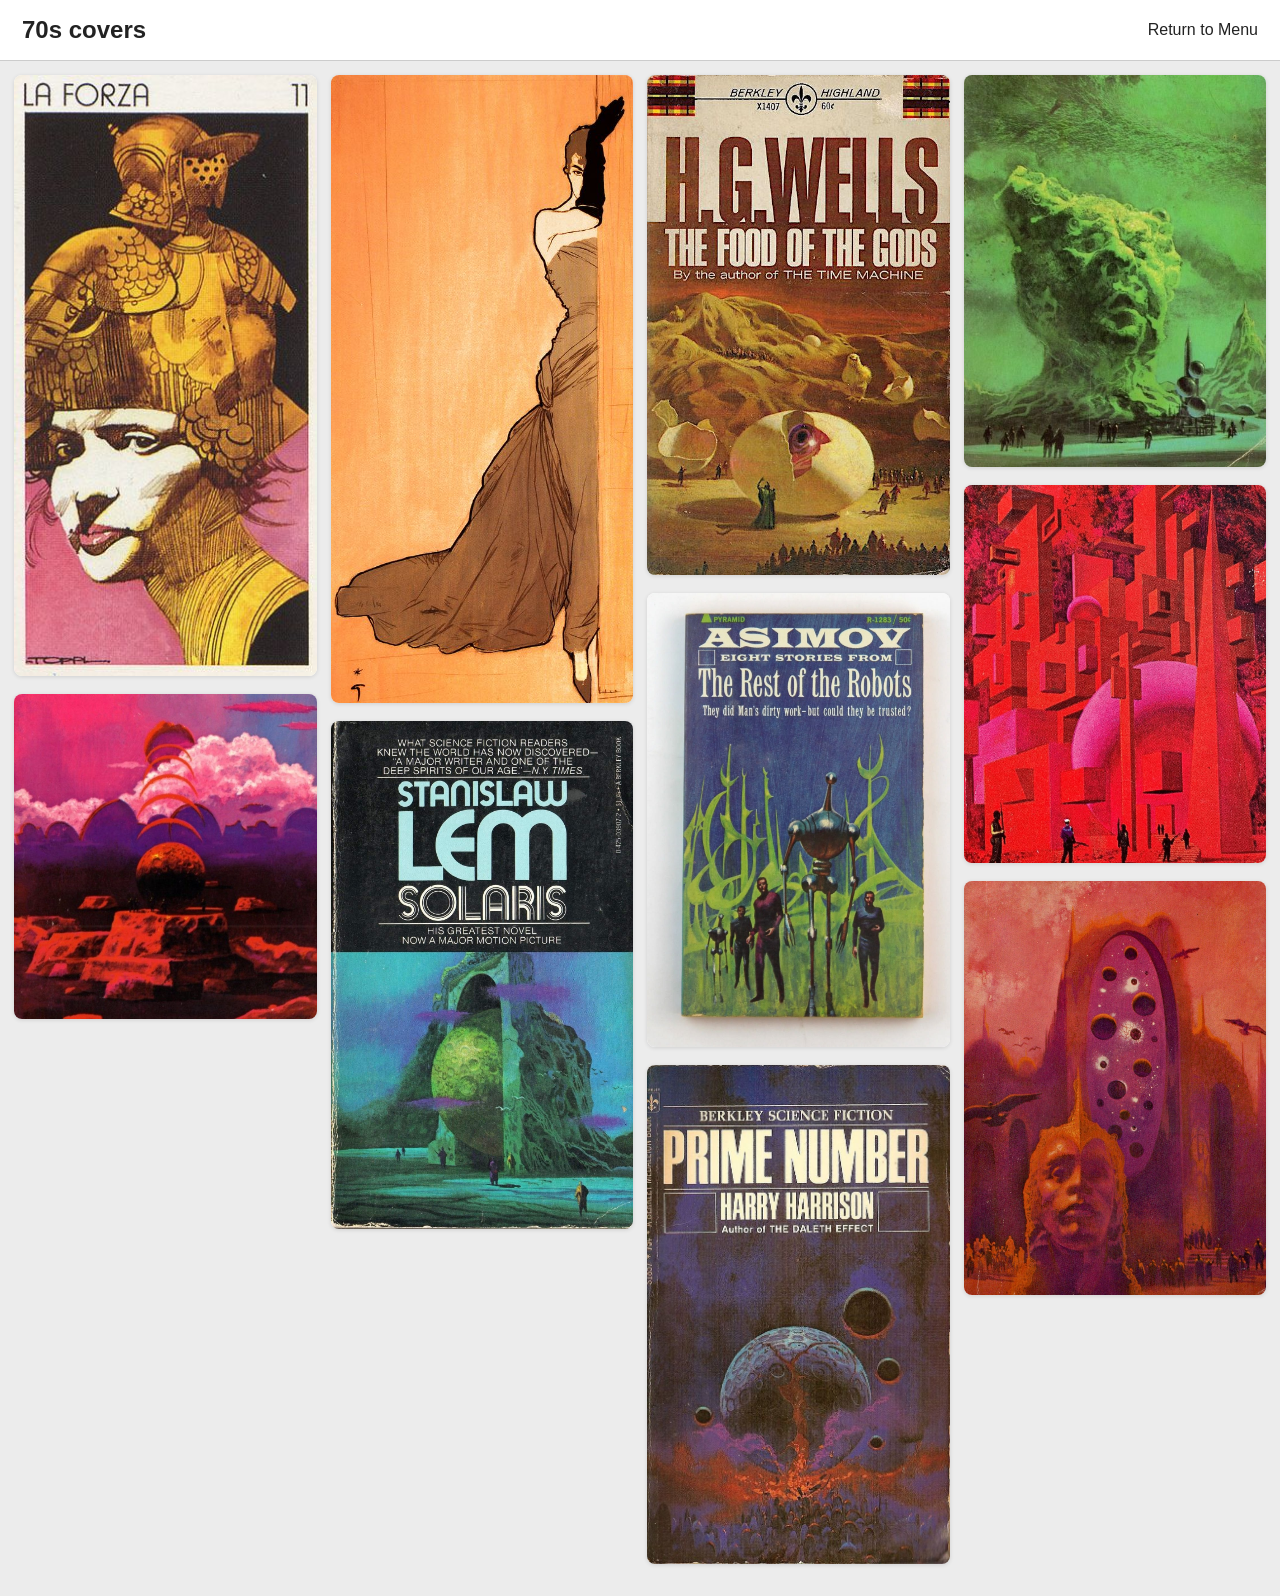
<file: 70_covers.html>
<!DOCTYPE html>
<html lang="en">

<head>
    <meta charset="UTF-8">
    <meta name="viewport" content="width=device-width, initial-scale=1.0">

    <title>70s Covers</title>

    <link rel="stylesheet" href="style.css">
</head>

<body>

<header class="gallery-header">
    <h1>70s covers</h1>

    <a href="index.html" class="return-link">
        Return to Menu
    </a>
</header>

<main id="board"></main>

<div id="lightbox" class="lightbox" aria-hidden="true">

    <button id="close-lightbox" aria-label="Close">
        &times;
    </button>

    <img id="lightbox-image" alt="">

</div>


<script src="70_covers.js"></script>
<script src="script.js"></script>

</body>
</html>
</file>
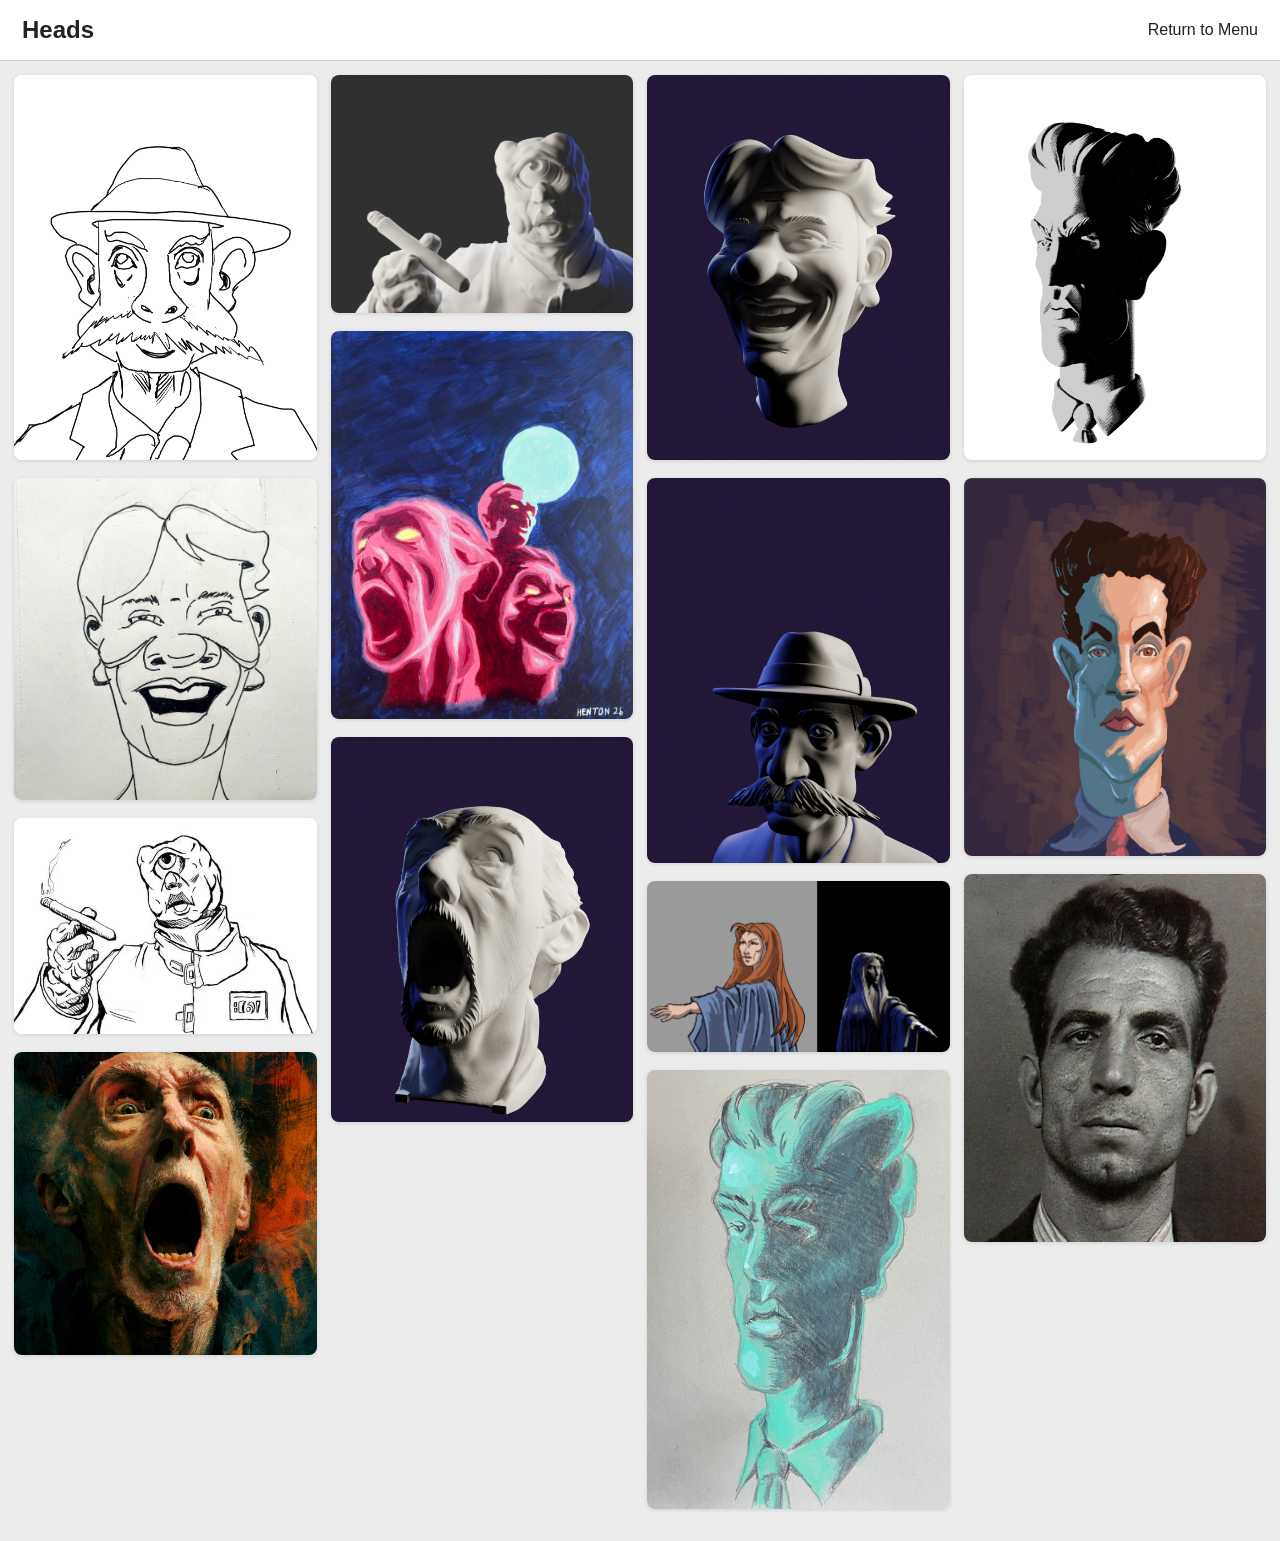
<file: heads.html>
<!DOCTYPE html>
<html lang="en">

<head>
    <meta charset="UTF-8">
    <meta name="viewport" content="width=device-width, initial-scale=1.0">

    <title>Heads</title>

    <link rel="stylesheet" href="style.css">
</head>

<body>

<header class="gallery-header">
    <h1>Heads</h1>

    <a href="index.html" class="return-link">
        Return to Menu
    </a>
</header>

<main id="board"></main>

<div id="lightbox" class="lightbox" aria-hidden="true">

    <button id="close-lightbox" aria-label="Close">
        &times;
    </button>

    <img id="lightbox-image" alt="">

</div>


<script src="heads.js"></script>
<script src="script.js"></script>

</body>
</html>
</file>
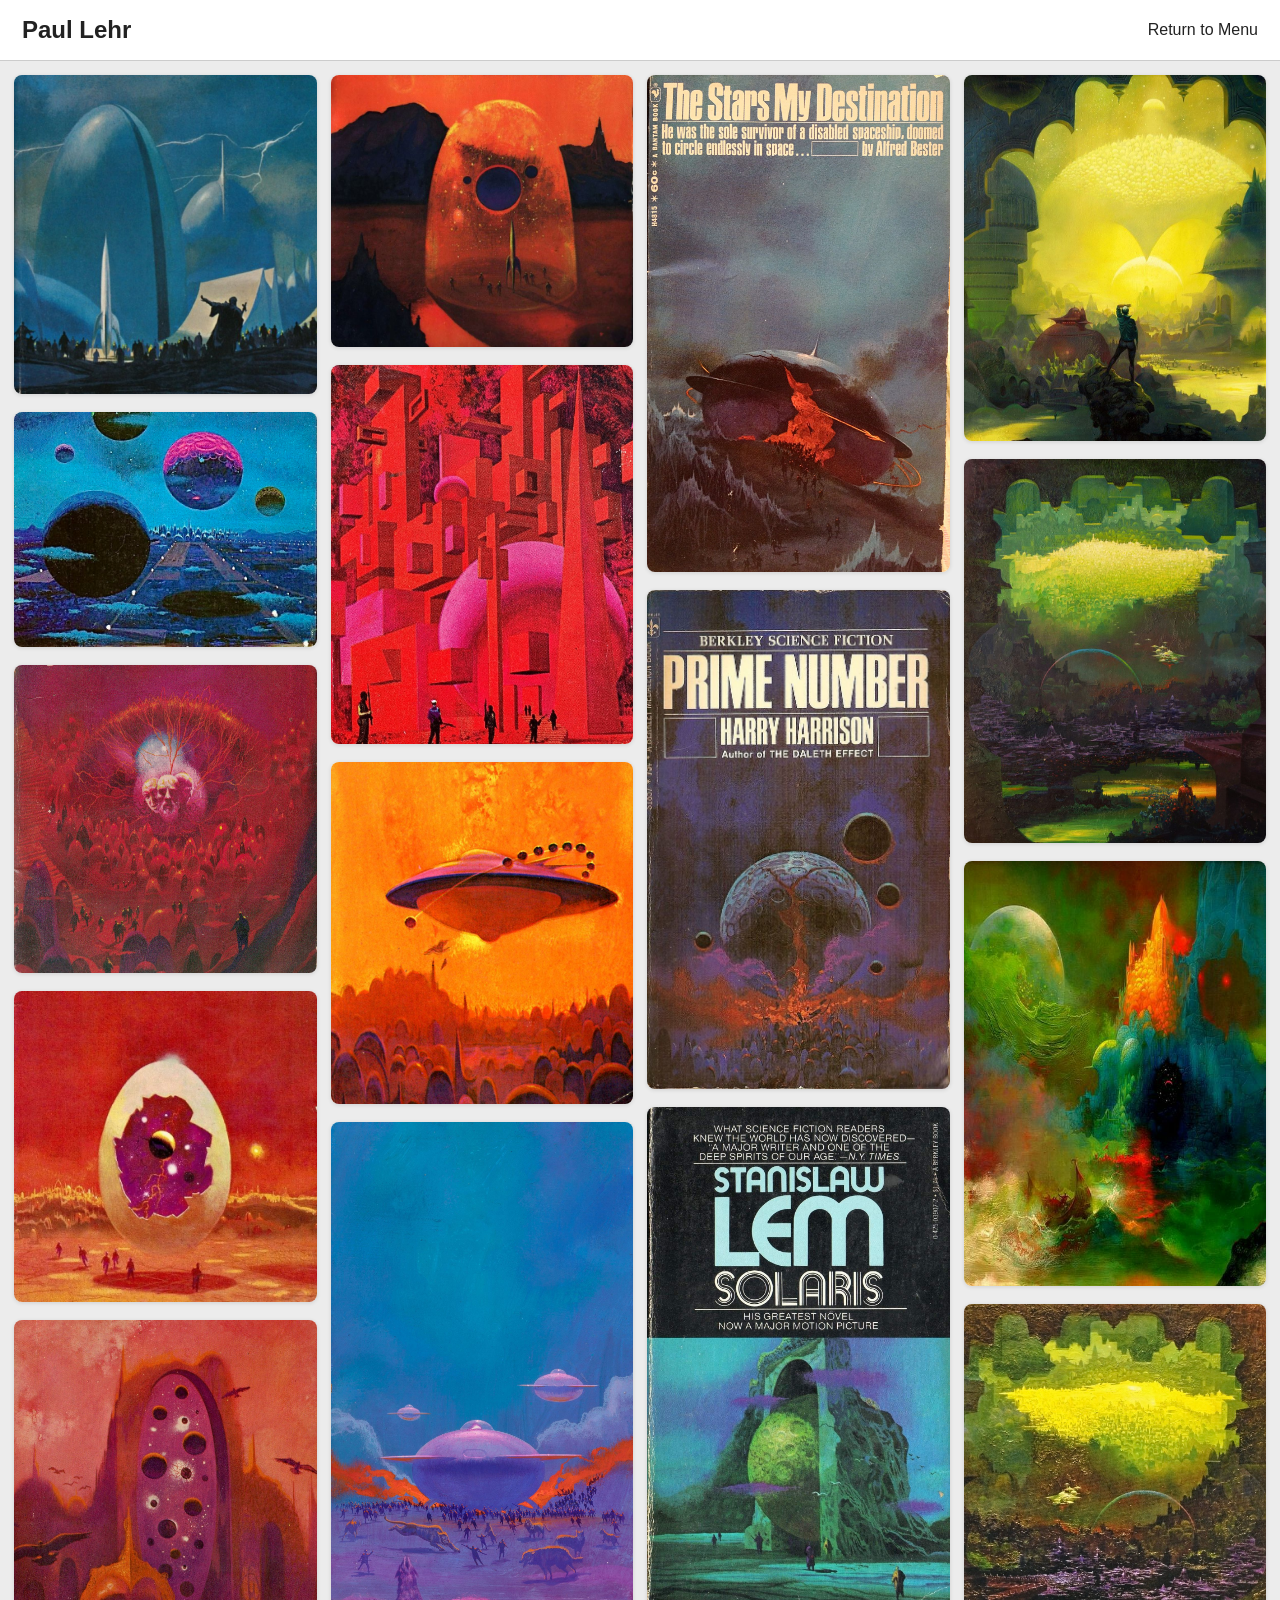
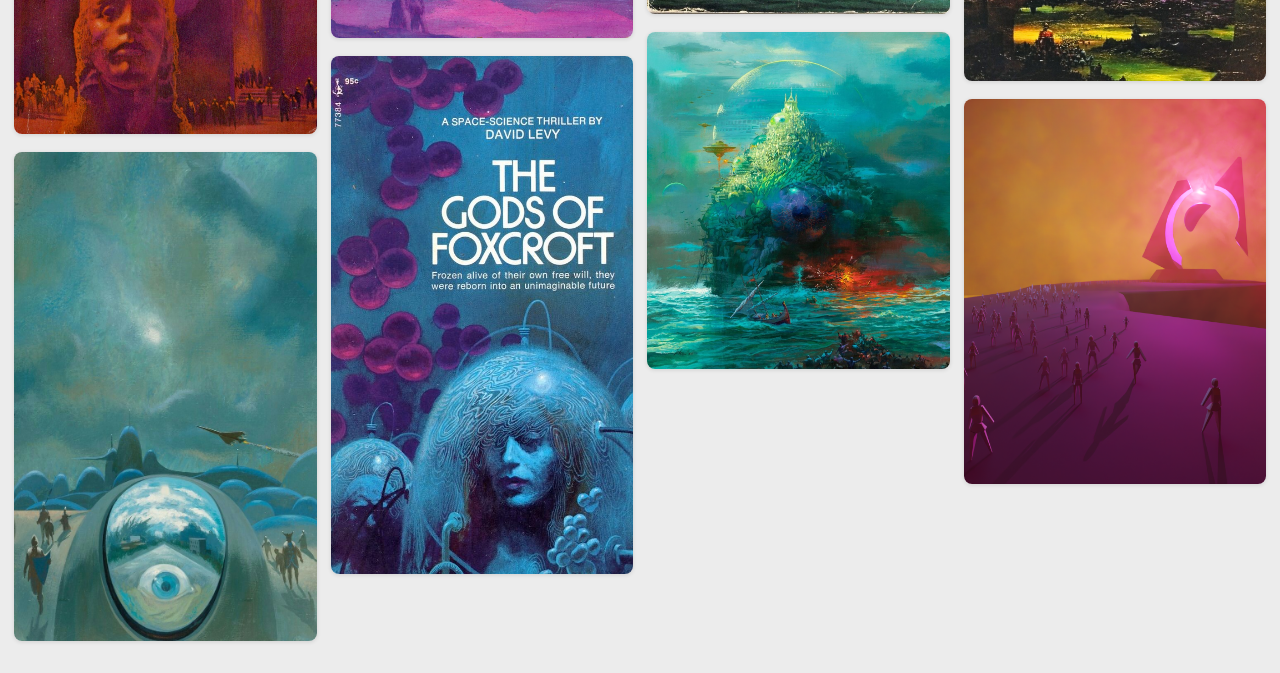
<file: lehr.html>
<!DOCTYPE html>
<html lang="en">

<head>
    <meta charset="UTF-8">
    <meta name="viewport" content="width=device-width, initial-scale=1.0">

    <title>Paul Lehr</title>

    <link rel="stylesheet" href="style.css">
</head>

<body>

<header class="gallery-header">
    <h1>Paul Lehr</h1>

    <a href="index.html" class="return-link">
        Return to Menu
    </a>
</header>

<main id="board"></main>

<div id="lightbox" class="lightbox" aria-hidden="true">

    <button id="close-lightbox" aria-label="Close">
        &times;
    </button>

    <img id="lightbox-image" alt="">

</div>


<script src="lehr.js"></script>
<script src="script.js"></script>

</body>
</html>
</file>
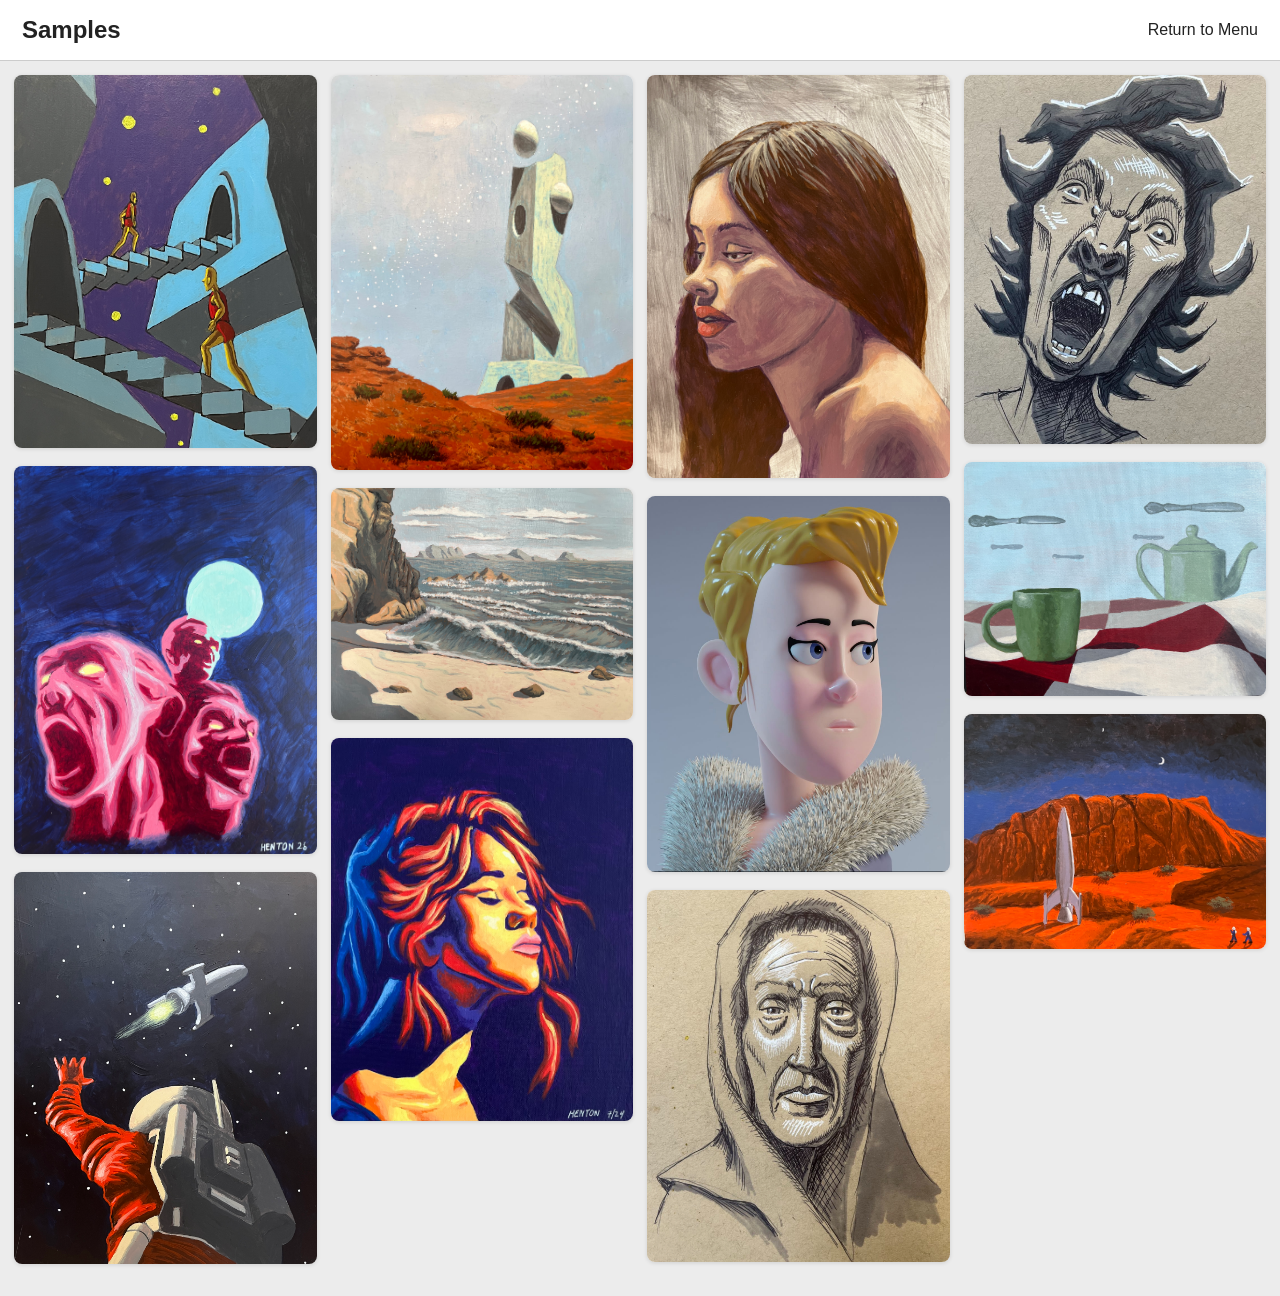
<file: samples.html>
<!DOCTYPE html>
<html lang="en">

<head>
    <meta charset="UTF-8">
    <meta name="viewport" content="width=device-width, initial-scale=1.0">

    <title>Samples</title>

    <link rel="stylesheet" href="style.css">
</head>

<body>

<header class="gallery-header">
    <h1>Samples</h1>

    <a href="index.html" class="return-link">
        Return to Menu
    </a>
</header>

<main id="board"></main>

<div id="lightbox" class="lightbox" aria-hidden="true">

    <button id="close-lightbox" aria-label="Close">
        &times;
    </button>

    <img id="lightbox-image" alt="">

</div>


<script src="samples.js"></script>
<script src="script.js"></script>

</body>
</html>
</file>
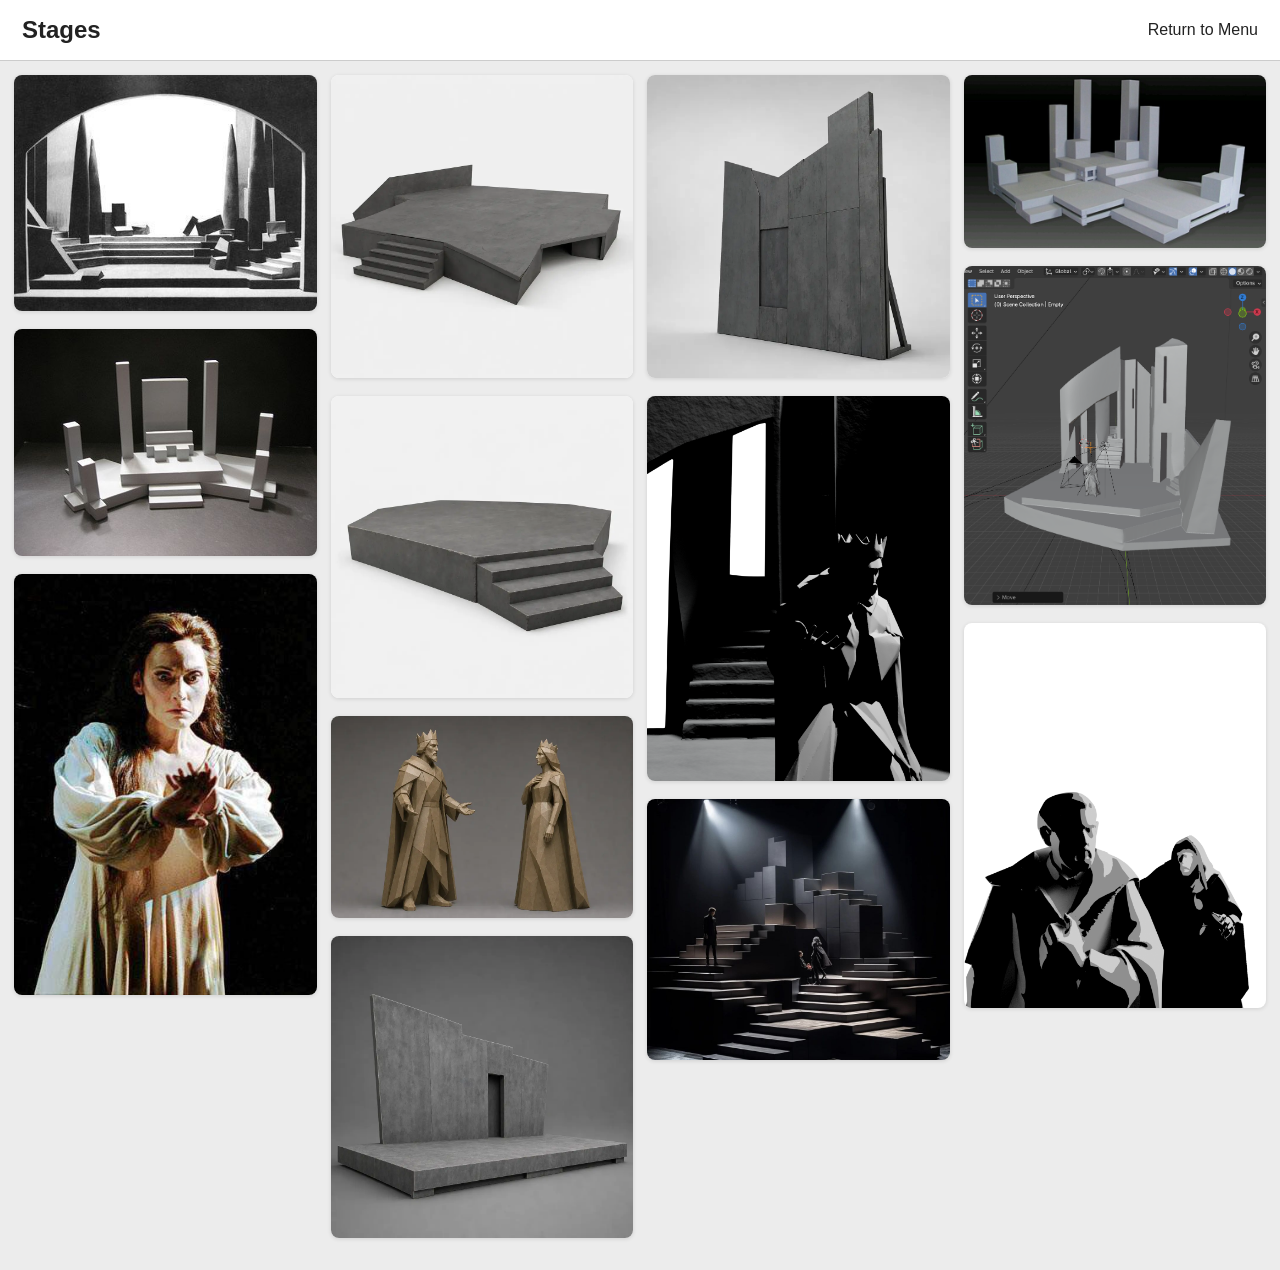
<file: stages.html>
<!DOCTYPE html>
<html lang="en">

<head>
    <meta charset="UTF-8">
    <meta name="viewport" content="width=device-width, initial-scale=1.0">

    <title>Stages</title>

    <link rel="stylesheet" href="style.css">
</head>

<body>

<header class="gallery-header">
    <h1>Stages</h1>

    <a href="index.html" class="return-link">
        Return to Menu
    </a>
</header>

<main id="board"></main>

<div id="lightbox" class="lightbox" aria-hidden="true">

    <button id="close-lightbox" aria-label="Close">
        &times;
    </button>

    <img id="lightbox-image" alt="">

</div>


<script src="stages.js"></script>
<script src="script.js"></script>

</body>
</html>
</file>
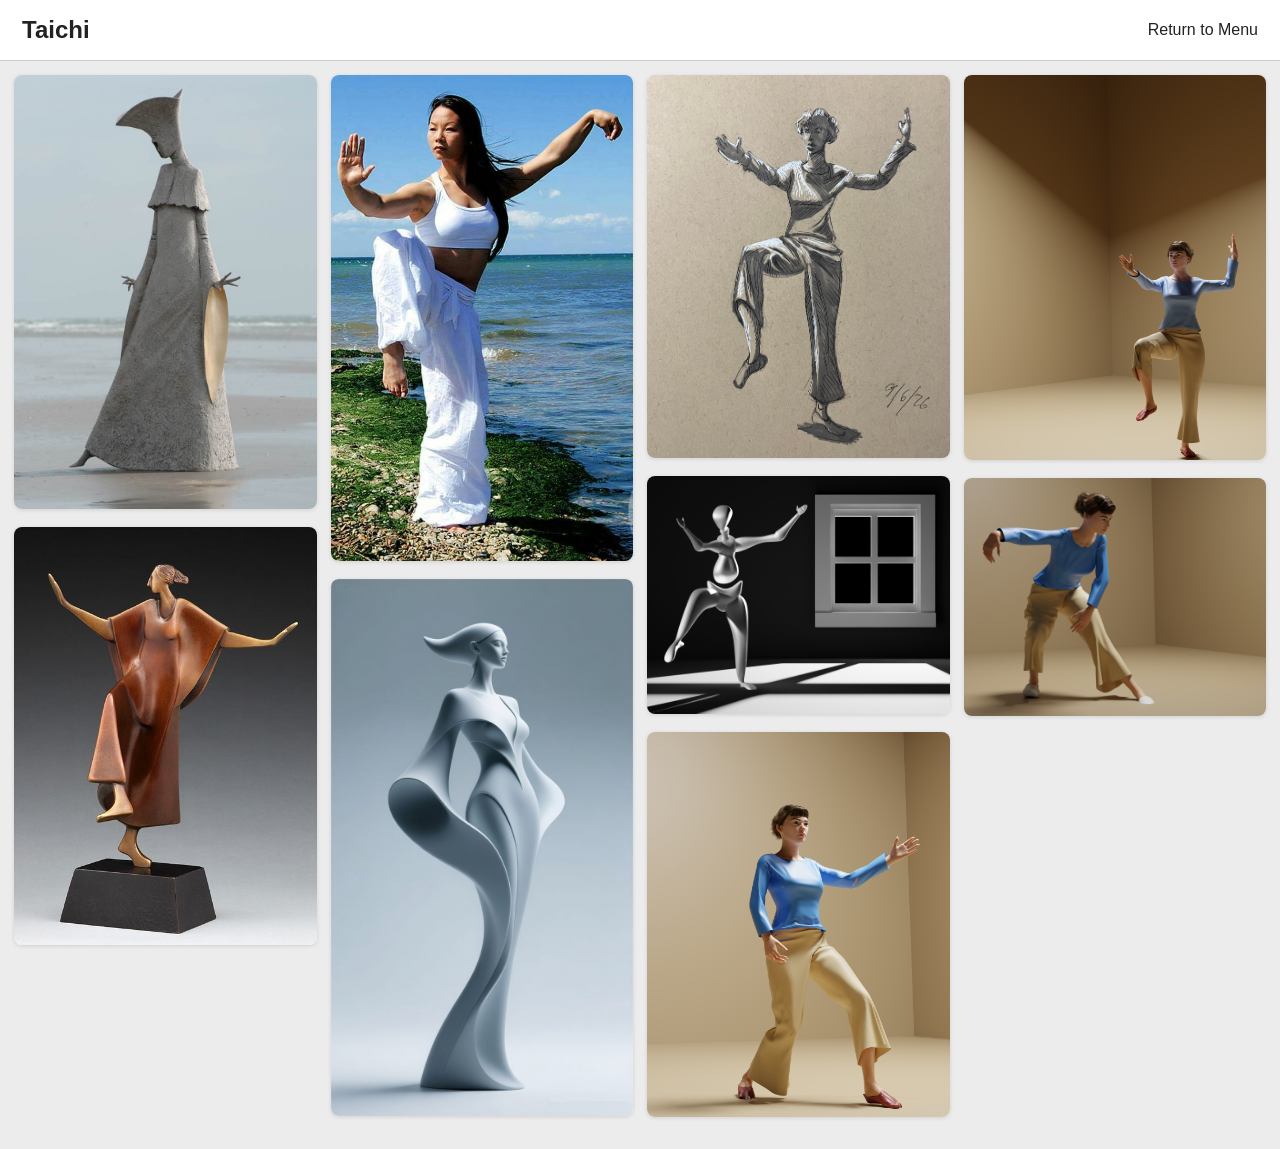
<file: taichi.html>
<!DOCTYPE html>
<html lang="en">

<head>
    <meta charset="UTF-8">
    <meta name="viewport" content="width=device-width, initial-scale=1.0">

    <title>Tai Chi</title>

    <link rel="stylesheet" href="style.css">
</head>

<body>

<header class="gallery-header">
    <h1>Taichi</h1>

    <a href="index.html" class="return-link">
        Return to Menu
    </a>
</header>

<main id="board"></main>

<div id="lightbox" class="lightbox" aria-hidden="true">

    <button id="close-lightbox" aria-label="Close">
        &times;
    </button>

    <img id="lightbox-image" alt="">

</div>


<script src="taichi.js"></script>
<script src="script.js"></script>

</body>
</html>
</file>
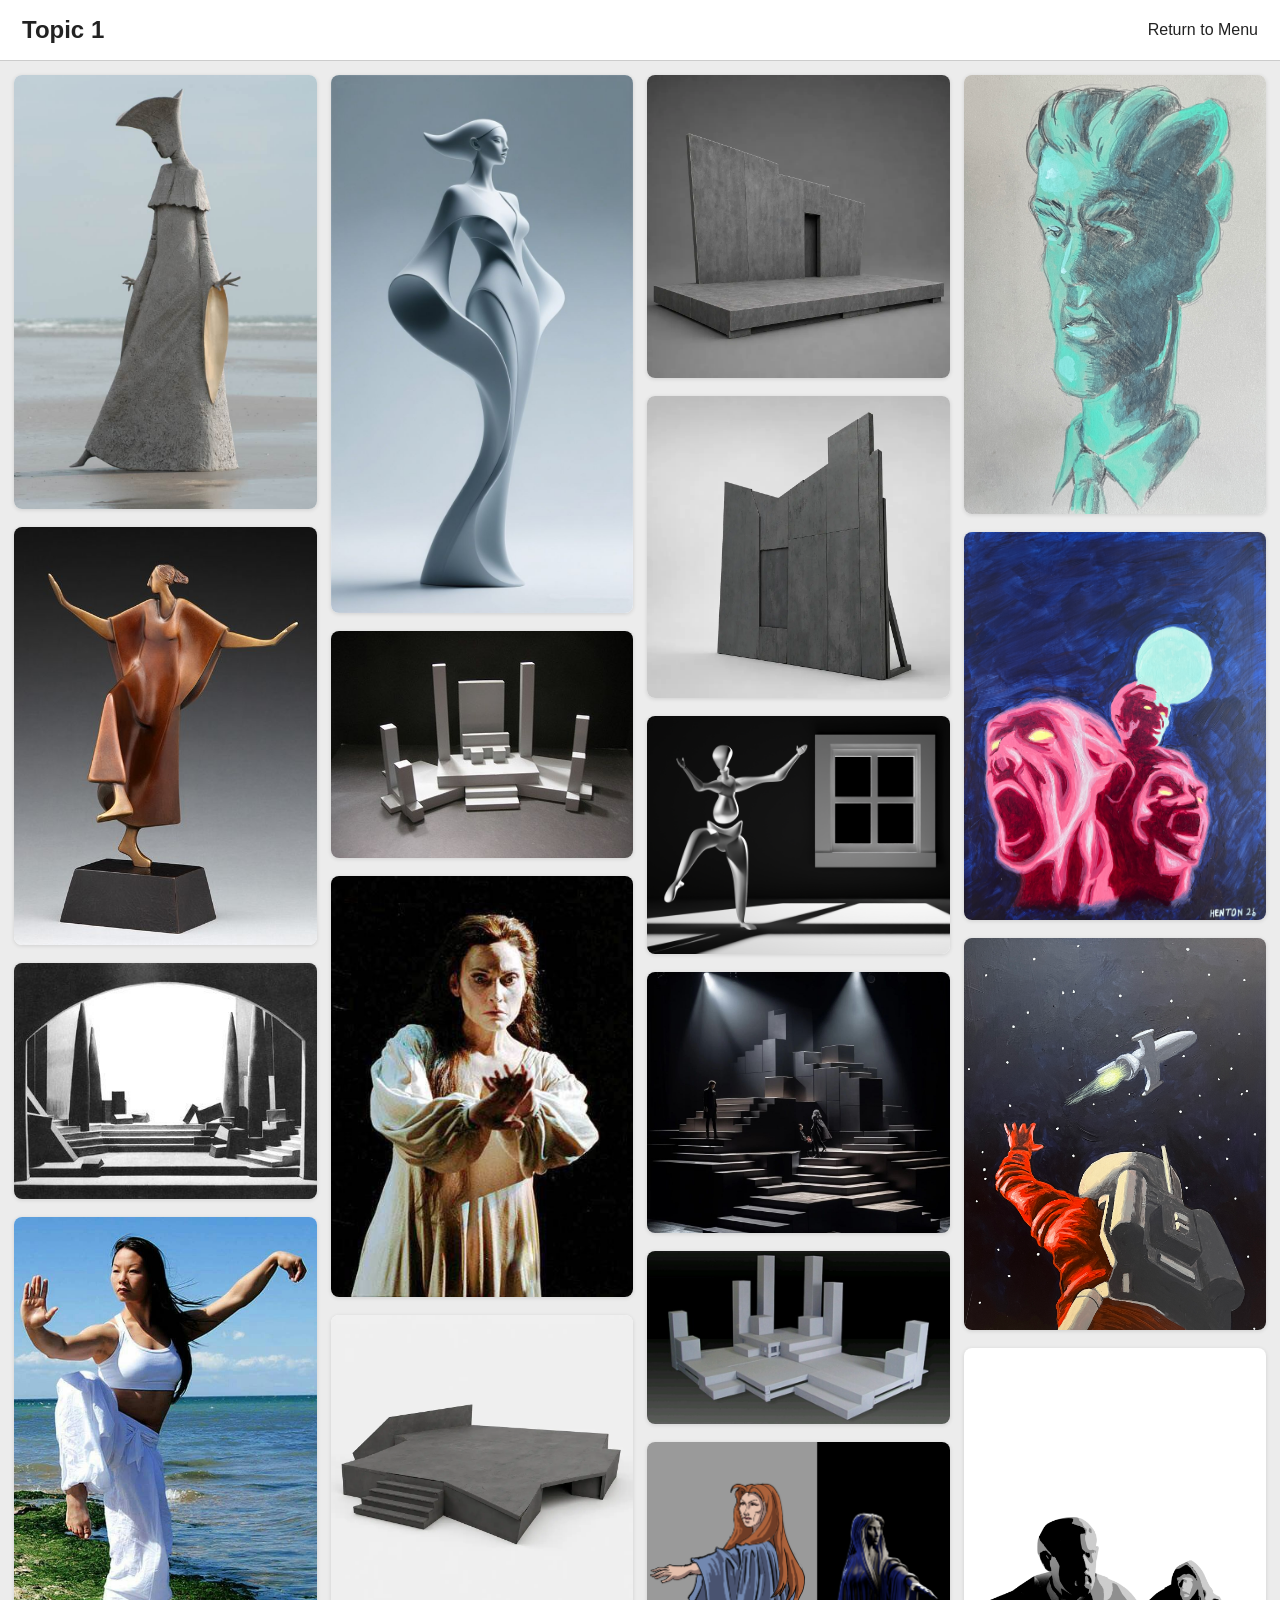
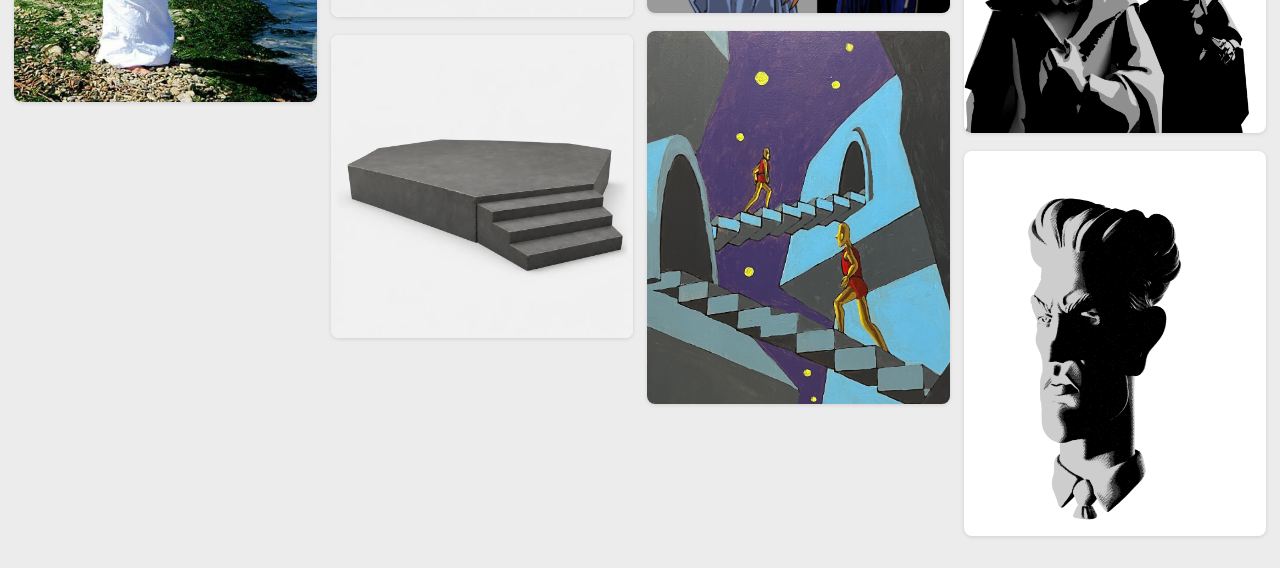
<file: topic1.html>
<!DOCTYPE html>
<html lang="en">

<head>
    <meta charset="UTF-8">
    <meta name="viewport" content="width=device-width, initial-scale=1.0">

    <title>Topic 1</title>

    <link rel="stylesheet" href="style.css">
</head>

<body>

<header class="gallery-header">
    <h1>Topic 1</h1>

    <a href="index.html" class="return-link">
        Return to Menu
    </a>
</header>

<main id="board"></main>

<div id="lightbox" class="lightbox" aria-hidden="true">

    <button id="close-lightbox" aria-label="Close">
        &times;
    </button>

    <img id="lightbox-image" alt="">

</div>


<script src="topic1.js"></script>
<script src="script.js"></script>

</body>
</html>
</file>
<file: style.css>
* {
    box-sizing: border-box;
}

body {
    margin: 0;
    font-family: Arial, sans-serif;
    background: #ececec;
    color: #222;
}

header {
    position: sticky;
    top: 0;
    z-index: 10;
    padding: 16px 22px;
    background: rgba(255, 255, 255, 0.96);
    border-bottom: 1px solid #ccc;
}

.gallery-header {
    display: flex;
    justify-content: space-between;
    align-items: center;
}

.return-link {
    color: #222;
    text-decoration: none;
    font-size: 16px;
}

.return-link:hover {
    text-decoration: underline;
}

.menu {
    max-width: 700px;
    margin: 40px auto;
    padding: 20px;
}

.menu a {
    display: block;
    padding: 16px 20px;
    margin-bottom: 14px;

    background: white;
    color: #222;

    text-decoration: none;
    font-size: 22px;

    border-radius: 8px;
    box-shadow: 0 1px 4px rgba(0, 0, 0, 0.12);
}

.menu a:hover {
    background: #f5f5f5;
}




header h1 {
    margin: 0;
    font-size: 24px;
}

/*
    MASONRY LAYOUT

    CSS columns naturally pack images of different heights
    into a Pinterest-like masonry flow.
*/
#board {
    column-width: 260px;
    column-gap: 14px;
    padding: 14px;
}

.pin {
    display: inline-block;
    width: 100%;
    margin: 0 0 14px;
    break-inside: avoid;
    background: white;
    border-radius: 8px;
    overflow: hidden;
    cursor: zoom-in;
    box-shadow: 0 1px 4px rgba(0, 0, 0, 0.12);
}

.pin img {
    display: block;
    width: 100%;
    height: auto;
}

/* LIGHTBOX */

.lightbox {
    display: none;
    position: fixed;
    inset: 0;
    z-index: 1000;
    background: rgba(0, 0, 0, 0.93);
    align-items: center;
    justify-content: center;
    padding: 34px;
}

.lightbox.open {
    display: flex;
}

.lightbox img {
    max-width: 95vw;
    max-height: 90vh;
    object-fit: contain;
}

#close-lightbox {
    position: absolute;
    top: 10px;
    right: 20px;
    border: none;
    background: transparent;
    color: white;
    font-size: 44px;
    line-height: 1;
    cursor: pointer;
}

@media (max-width: 600px) {
    #board {
        column-width: 170px;
        column-gap: 10px;
        padding: 10px;
    }

    .pin {
        margin-bottom: 10px;
    }
}
</file>
